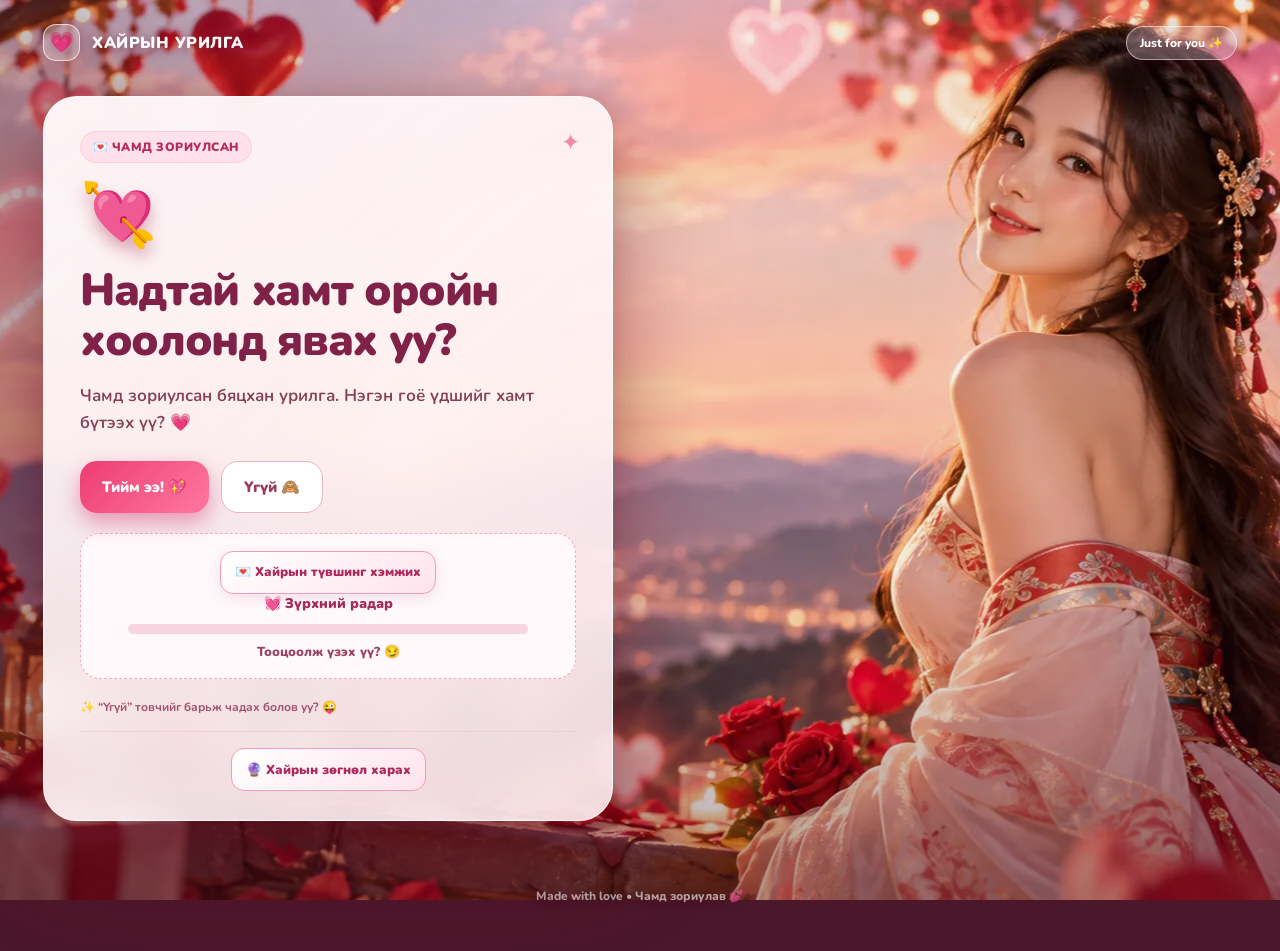
<file: index.html>
<!doctype html>
<html lang="mn"><head><meta charset="utf-8"><meta name="viewport" content="width=device-width, initial-scale=1"><meta name="theme-color" content="#e84876"><meta name="description" content="Хайр дүүрэн болзооны урилга 💖"><title>Хайрын урилга | Хайрын урилга</title><link rel="stylesheet" href="style.css"></head>
<body data-page="index" data-next="restaurant"><div class="backdrop" role="img" aria-label="Сарнай, зүрхэн чимэглэлтэй романтик дэвсгэр"></div><div class="heartfield" aria-hidden="true"></div><div class="notice" role="status"></div><div class="shell"><header class="brandrow"><a class="brand" href="index.html"><span class="brand-icon">💗</span> ХАЙРЫН УРИЛГА</a><div class="mini-tag">Just for you ✨</div></header><main class="stage"><article class="panel"><div class="eyebrow">💌 Чамд зориулсан</div><div class="hero-icon">💘</div><h1>Надтай хамт оройн хоолонд явах уу?</h1><p class="lead">Чамд зориулсан бяцхан урилга. Нэгэн гоё үдшийг хамт бүтээх үү? 💗</p><div class="buttons"><button class="primary" id="yes-btn">Тийм ээ! 💖</button><button class="secondary" id="no-btn">Үгүй 🙈</button></div><div class="smallsign">✨ “Үгүй” товчийг барьж чадах болов уу? 😜</div></article></main><footer class="footer">Made with love • Чамд зориулав 💕</footer></div>
<div class="overlay" id="no-dialog" role="dialog" aria-modal="true" aria-hidden="true" aria-label="Хайрын зурвас"><div class="dialog"><div class="big">🥺💘</div><h2>Уучлаарай, энэ сонголт хайрын улмаас ажиллахгүй байна!</h2><p>“Үгүй” гэдэг товч хайранд ялагдчихлаа. 😄 Гэхдээ эцсийн шийдвэр мэдээж чинийх шүү.</p><button class="primary" id="dialog-yes">За тэгвэл тийм ээ! 💞</button><button class="secondary" id="dialog-back">Дараа бодъё 🤍</button><button class="decline-link" id="dialog-decline">Үнэхээр хүсэхгүй байна</button></div></div><script src="app.js" defer></script></body></html>
</file>
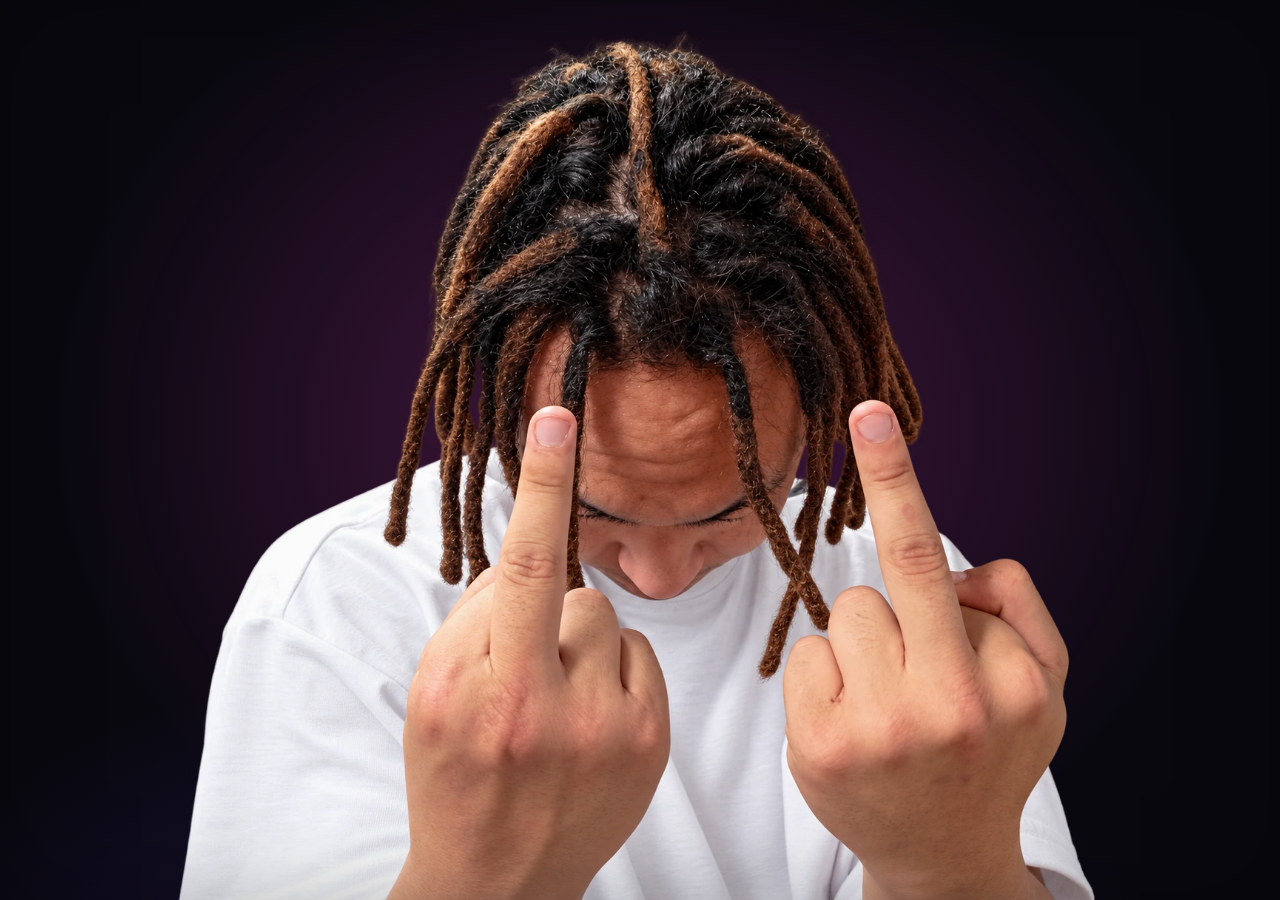
<file: surprise-site/index.html>
<!doctype html>
<html lang="mn">
<head>
<meta charset="utf-8">
<meta name="viewport" content="width=device-width, initial-scale=1, viewport-fit=cover">
<meta name="theme-color" content="#09080f">
<meta name="color-scheme" content="dark">
<meta name="description" content="Сюрприз!">
<title>СЮРПРИЗ 🖕</title>
<style>
:root {color-scheme:dark}
* {box-sizing:border-box}
html, body {margin:0; width:100%;height:100%; background:#09080f; overflow:hidden}
body {font-family:system-ui,-apple-system,Segoe UI,Arial,sans-serif; color:#fff}
main {position:relative; isolation:isolate; height:100vh; height:100svh; width:100%; display:flex; justify-content:center; align-items:flex-end; overflow:hidden; background:#09080f}
main::before {content:""; position:absolute; z-index:-2; inset:-18%; background:radial-gradient(ellipse 45% 55% at 50% 48%,rgba(135,39,118,.48),transparent 75%),radial-gradient(ellipse 48% 40% at 43% 98%,rgba(59,40,135,.42),transparent 80%); animation:glow 10s ease-in-out infinite alternate;}
main::after {content:"";position:absolute;pointer-events:none;inset:0; z-index:3;box-shadow:inset 0 0 min(9vw,100px) rgba(0,0,0,.3)}
.person {height:min(98svh,1100px);max-height:100%;width:auto;max-width:none;object-fit:contain; object-position:center bottom;display:block;user-select:none;-webkit-user-drag:none;transform-origin:bottom center;animation:arrive .8s cubic-bezier(.16,1,.3,1) both;filter:drop-shadow(0 20px 50px rgba(0,0,0,.36));}
/* On tall / narrow screens preserve both hands and the whole pose. */
@media (max-aspect-ratio: 9/10) {main {align-items:center} .person {width:100vw;max-width:100vw;height:auto;max-height:100svh;object-fit:contain}}
@media (min-aspect-ratio: 19/9) {.person{height:105svh}}
@keyframes arrive{from {opacity:0;transform:scale(.96) translateY(15px);filter:blur(9px)}to{opacity:1;transform:scale(1) translateY(0);filter:blur(0)}}
@keyframes glow{from{transform:scale(1)}to{transform:scale(1.17)}}
@media (prefers-reduced-motion:reduce){*,*::before,*::after{animation:none!important}}
</style>
</head>
<body>
<main aria-label="Сюрприз: хоёр дунд хуруу гаргасан зураг">
<img class="person" src="[data-uri]" alt="Хоёр дунд хуруугаа гаргасан хүн" draggable="false">
</main>
</body>
</html>
</file>
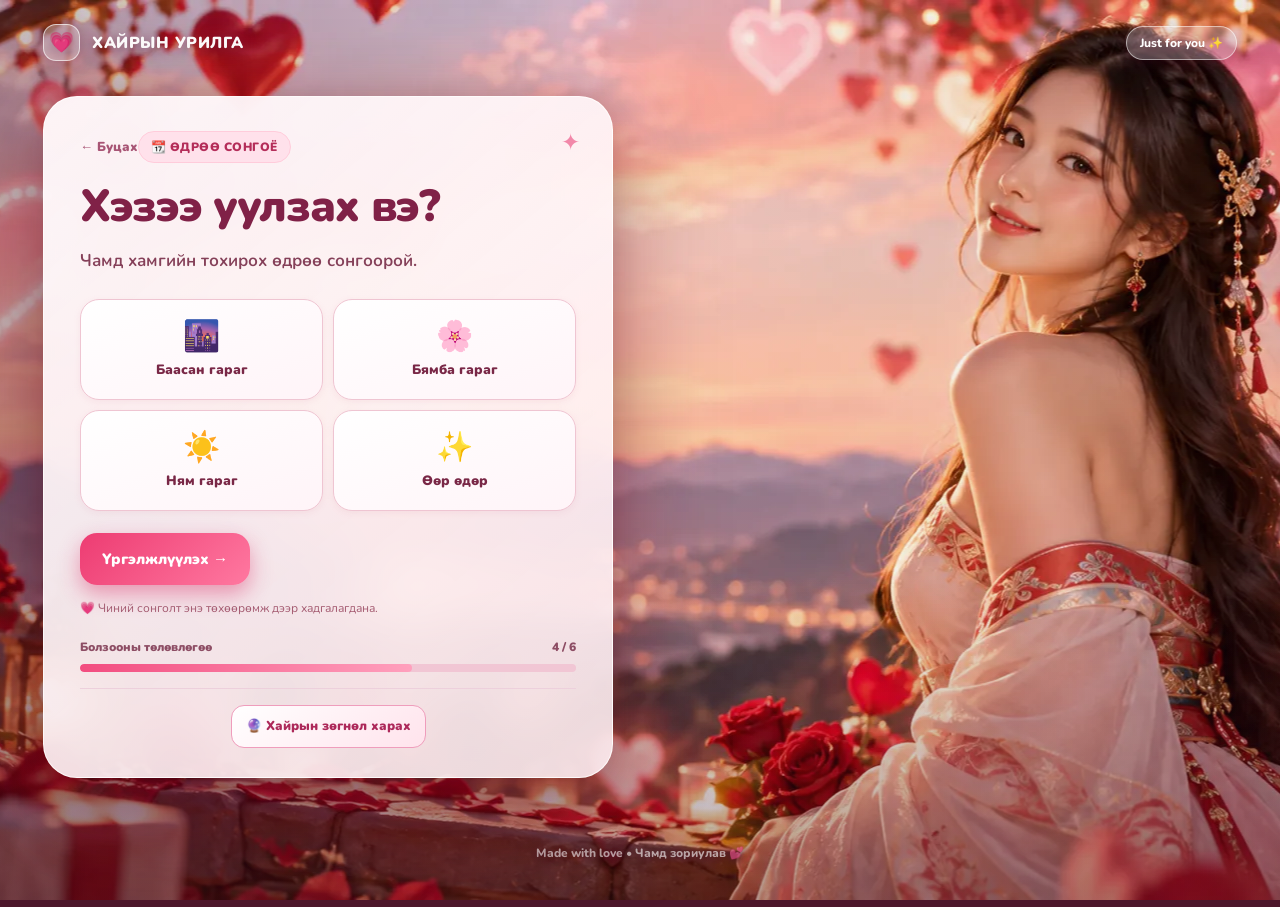
<file: day.html>
<!doctype html>
<html lang="mn"><head><meta charset="utf-8"><meta name="viewport" content="width=device-width, initial-scale=1"><meta name="theme-color" content="#e84876"><meta name="description" content="Хайр дүүрэн болзооны урилга 💖"><title>Өдрөө сонгоё | Хайрын урилга</title><link rel="stylesheet" href="style.css"></head>
<body data-page="day" data-next="time"><div class="backdrop" role="img" aria-label="Сарнай, зүрхэн чимэглэлтэй романтик дэвсгэр"></div><div class="heartfield" aria-hidden="true"></div><div class="notice" role="status"></div><div class="shell"><header class="brandrow"><a class="brand" href="index.html"><span class="brand-icon">💗</span> ХАЙРЫН УРИЛГА</a><div class="mini-tag">Just for you ✨</div></header><main class="stage"><article class="panel"><a class="back" href="dessert.html">← Буцах</a><div class="eyebrow">📆 Өдрөө сонгоё</div><h1>Хэзээ уулзах вэ?</h1><p class="lead">Чамд хамгийн тохирох өдрөө сонгоорой.</p><div class="options" id="options"><button class="option" data-choice="Баасан гараг" aria-pressed="false"><span class="emoji" aria-hidden="true">🌆</span><span>Баасан гараг</span></button><button class="option" data-choice="Бямба гараг" aria-pressed="false"><span class="emoji" aria-hidden="true">🌸</span><span>Бямба гараг</span></button><button class="option" data-choice="Ням гараг" aria-pressed="false"><span class="emoji" aria-hidden="true">☀️</span><span>Ням гараг</span></button><button class="option" data-choice="Өөр өдөр" aria-pressed="false"><span class="emoji" aria-hidden="true">✨</span><span>Өөр өдөр</span></button></div><div class="other-date"><label for="custom-day">Уулзах өдрөө сонгоорой</label><input type="date" id="custom-day"></div><div class="buttons"><button class="primary" id="continue-btn">Үргэлжлүүлэх →</button></div><div class="note">💗 Чиний сонголт энэ төхөөрөмж дээр хадгалагдана.</div><div class="progressbox"><div class="steps-caption"><span>Болзооны төлөвлөгөө</span><span>4 / 6</span></div><div class="meter"><span style="width:67%"></span></div></div></article></main><footer class="footer">Made with love • Чамд зориулав 💕</footer></div>
<div class="overlay" id="no-dialog" role="dialog" aria-modal="true" aria-hidden="true" aria-label="Хайрын зурвас"><div class="dialog"><div class="big">🥺💘</div><h2>Уучлаарай, энэ сонголт хайрын улмаас ажиллахгүй байна!</h2><p>“Үгүй” гэдэг товч хайранд ялагдчихлаа. 😄 Гэхдээ эцсийн шийдвэр мэдээж чинийх шүү.</p><button class="primary" id="dialog-yes">За тэгвэл тийм ээ! 💞</button><button class="secondary" id="dialog-back">Дараа бодъё 🤍</button></div></div><script src="app.js" defer></script></body></html>
</file>
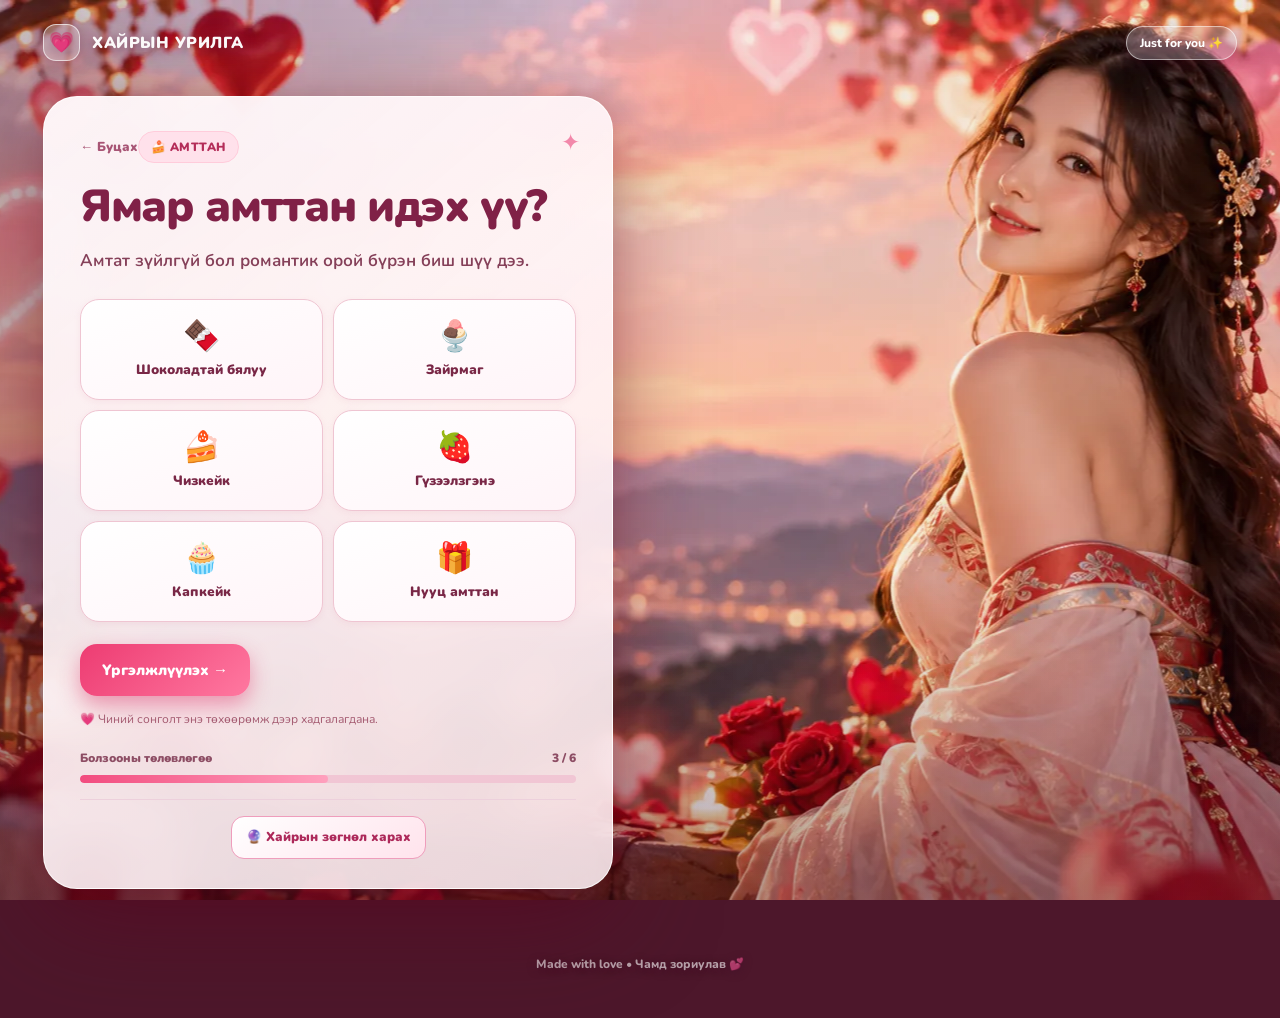
<file: dessert.html>
<!doctype html>
<html lang="mn"><head><meta charset="utf-8"><meta name="viewport" content="width=device-width, initial-scale=1"><meta name="theme-color" content="#e84876"><meta name="description" content="Хайр дүүрэн болзооны урилга 💖"><title>Амттан | Хайрын урилга</title><link rel="stylesheet" href="style.css"></head>
<body data-page="dessert" data-next="day"><div class="backdrop" role="img" aria-label="Сарнай, зүрхэн чимэглэлтэй романтик дэвсгэр"></div><div class="heartfield" aria-hidden="true"></div><div class="notice" role="status"></div><div class="shell"><header class="brandrow"><a class="brand" href="index.html"><span class="brand-icon">💗</span> ХАЙРЫН УРИЛГА</a><div class="mini-tag">Just for you ✨</div></header><main class="stage"><article class="panel"><a class="back" href="food.html">← Буцах</a><div class="eyebrow">🍰 Амттан</div><h1>Ямар амттан идэх үү?</h1><p class="lead">Амтат зүйлгүй бол романтик орой бүрэн биш шүү дээ.</p><div class="options" id="options"><button class="option" data-choice="Шоколадтай бялуу" aria-pressed="false"><span class="emoji" aria-hidden="true">🍫</span><span>Шоколадтай бялуу</span></button><button class="option" data-choice="Зайрмаг" aria-pressed="false"><span class="emoji" aria-hidden="true">🍨</span><span>Зайрмаг</span></button><button class="option" data-choice="Чизкейк" aria-pressed="false"><span class="emoji" aria-hidden="true">🍰</span><span>Чизкейк</span></button><button class="option" data-choice="Гүзээлзгэнэ" aria-pressed="false"><span class="emoji" aria-hidden="true">🍓</span><span>Гүзээлзгэнэ</span></button><button class="option" data-choice="Капкейк" aria-pressed="false"><span class="emoji" aria-hidden="true">🧁</span><span>Капкейк</span></button><button class="option" data-choice="Нууц амттан" aria-pressed="false"><span class="emoji" aria-hidden="true">🎁</span><span>Нууц амттан</span></button></div><div class="buttons"><button class="primary" id="continue-btn">Үргэлжлүүлэх →</button></div><div class="note">💗 Чиний сонголт энэ төхөөрөмж дээр хадгалагдана.</div><div class="progressbox"><div class="steps-caption"><span>Болзооны төлөвлөгөө</span><span>3 / 6</span></div><div class="meter"><span style="width:50%"></span></div></div></article></main><footer class="footer">Made with love • Чамд зориулав 💕</footer></div>
<div class="overlay" id="no-dialog" role="dialog" aria-modal="true" aria-hidden="true" aria-label="Хайрын зурвас"><div class="dialog"><div class="big">🥺💘</div><h2>Уучлаарай, энэ сонголт хайрын улмаас ажиллахгүй байна!</h2><p>“Үгүй” гэдэг товч хайранд ялагдчихлаа. 😄 Гэхдээ эцсийн шийдвэр мэдээж чинийх шүү.</p><button class="primary" id="dialog-yes">За тэгвэл тийм ээ! 💞</button><button class="secondary" id="dialog-back">Дараа бодъё 🤍</button></div></div><script src="app.js" defer></script></body></html>
</file>
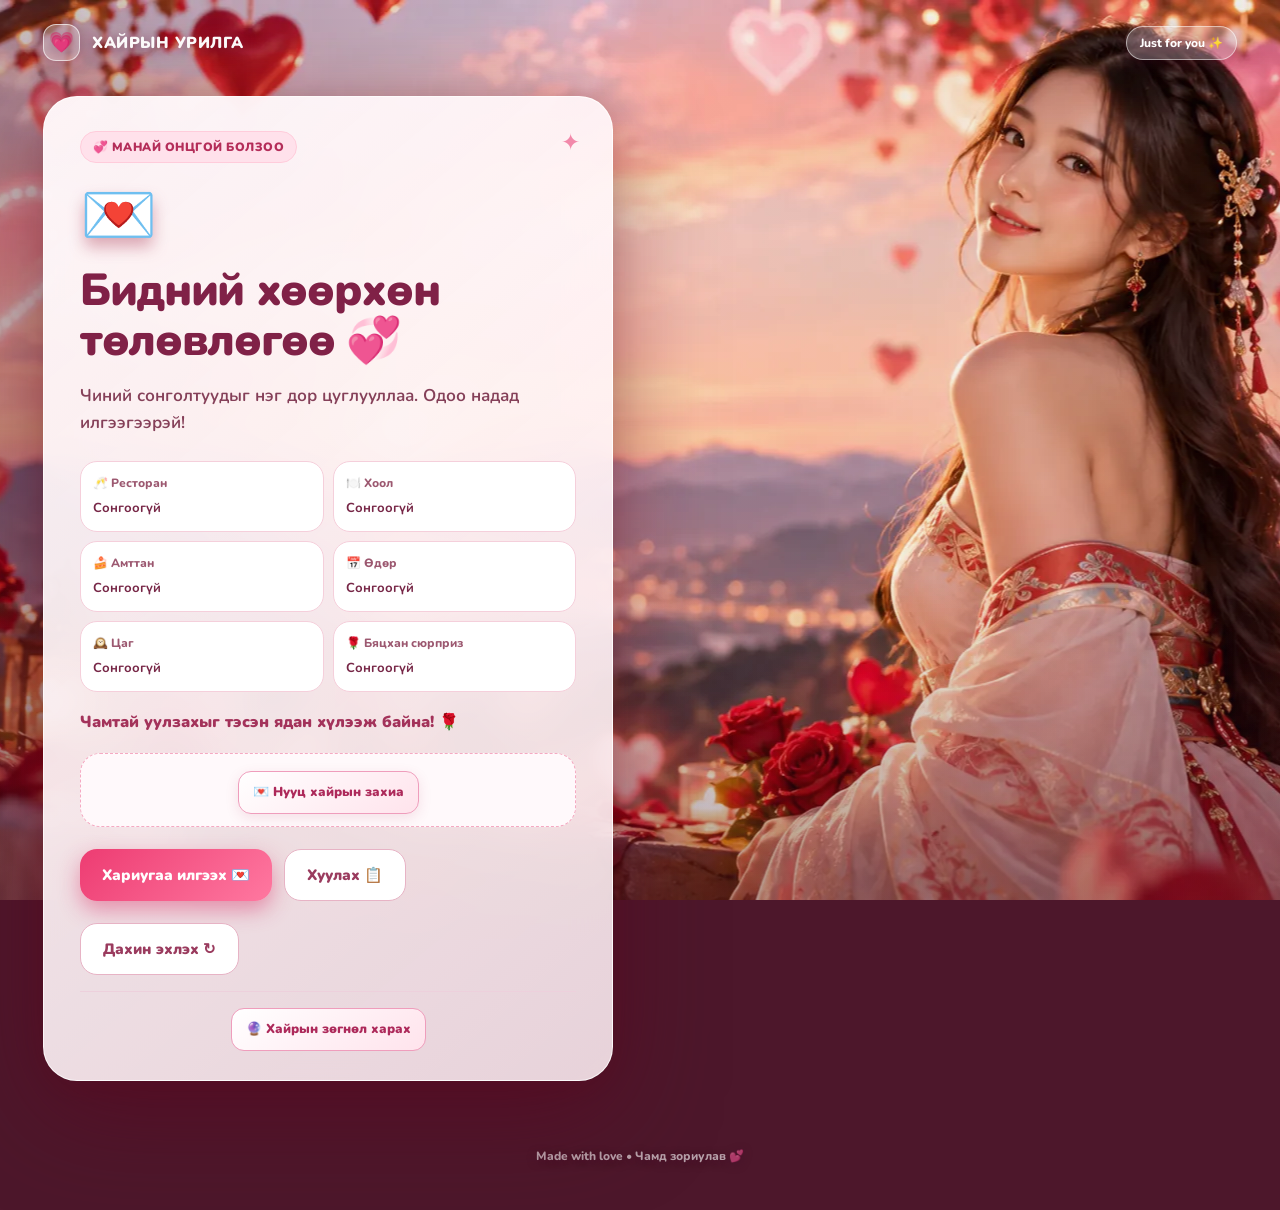
<file: finish.html>
<!doctype html>
<html lang="mn"><head><meta charset="utf-8"><meta name="viewport" content="width=device-width, initial-scale=1"><meta name="theme-color" content="#e84876"><meta name="description" content="Хайр дүүрэн болзооны урилга 💖"><title>Бидний болзоо | Хайрын урилга</title><link rel="stylesheet" href="style.css"></head>
<body data-page="finish" data-next=""><div class="backdrop" role="img" aria-label="Сарнай, зүрхэн чимэглэлтэй романтик дэвсгэр"></div><div class="heartfield" aria-hidden="true"></div><div class="notice" role="status"></div><div class="shell"><header class="brandrow"><a class="brand" href="index.html"><span class="brand-icon">💗</span> ХАЙРЫН УРИЛГА</a><div class="mini-tag">Just for you ✨</div></header><main class="stage"><article class="panel"><div class="eyebrow">💞 Манай онцгой болзоо</div><div class="hero-icon">💌</div><h1>Бидний хөөрхөн төлөвлөгөө 💞</h1><p class="lead">Чиний сонголтуудыг нэг дор цуглууллаа. Одоо надад илгээгээрэй!</p><div class="summaries" id="summary-list"></div><div class="closing">Чамтай уулзахыг тэсэн ядан хүлээж байна! 🌹</div><div class="buttons"><button class="primary" id="share-btn">Хариугаа илгээх 💌</button><button class="secondary" id="copy-btn">Хуулах 📋</button></div><div class="buttons"><button class="secondary" id="restart-btn">Дахин эхлэх ↻</button></div></article></main><footer class="footer">Made with love • Чамд зориулав 💕</footer></div>
<div class="overlay" id="no-dialog" role="dialog" aria-modal="true" aria-hidden="true" aria-label="Хайрын зурвас"><div class="dialog"><div class="big">🥺💘</div><h2>Уучлаарай, энэ сонголт хайрын улмаас ажиллахгүй байна!</h2><p>“Үгүй” гэдэг товч хайранд ялагдчихлаа. 😄 Гэхдээ эцсийн шийдвэр мэдээж чинийх шүү.</p><button class="primary" id="dialog-yes">За тэгвэл тийм ээ! 💞</button><button class="secondary" id="dialog-back">Дараа бодъё 🤍</button></div></div><script src="app.js" defer></script></body></html>
</file>
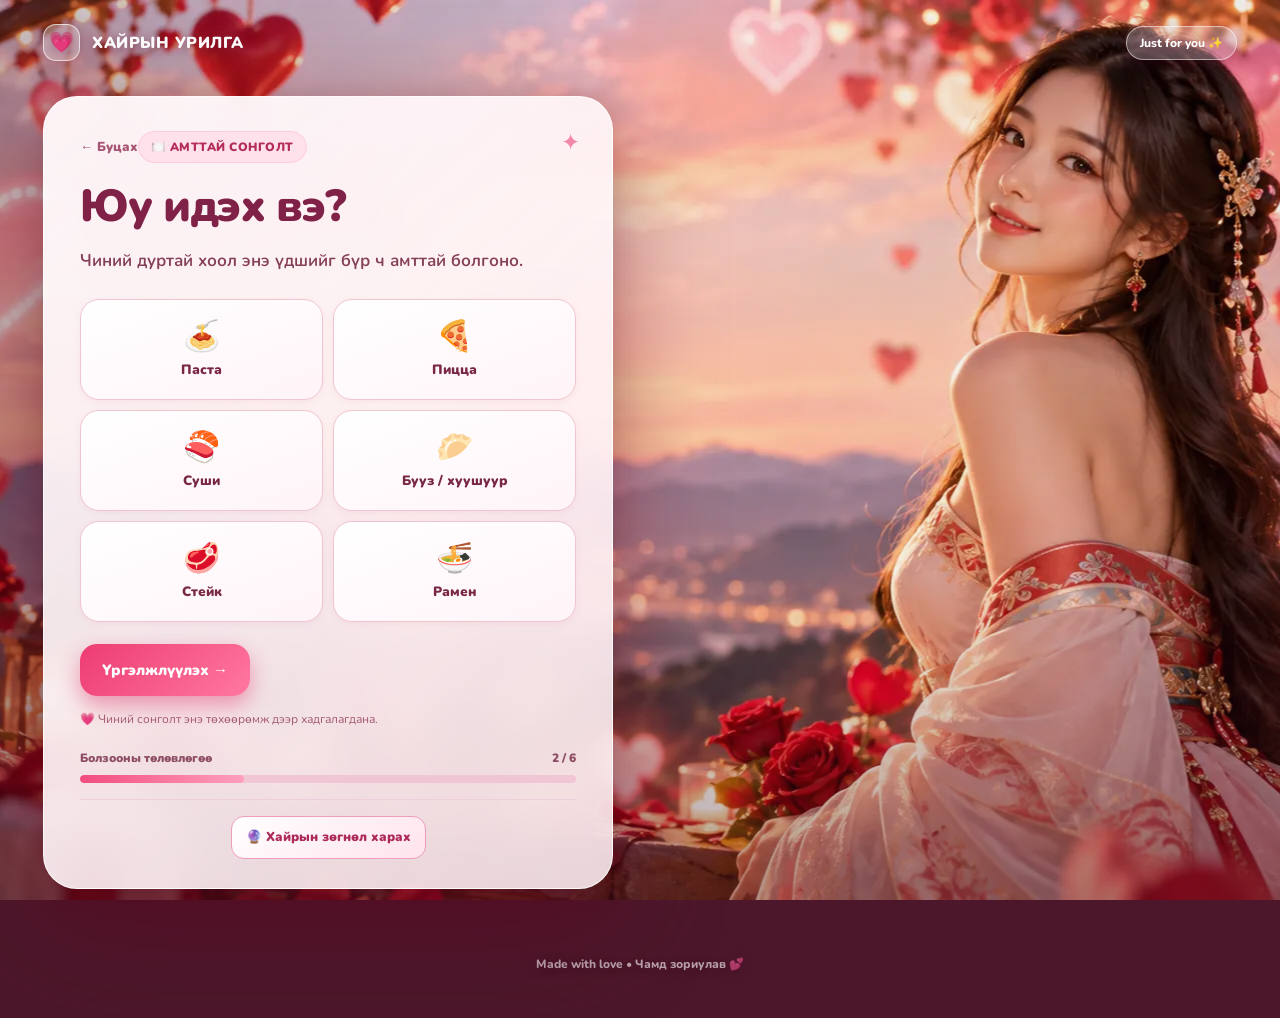
<file: food.html>
<!doctype html>
<html lang="mn"><head><meta charset="utf-8"><meta name="viewport" content="width=device-width, initial-scale=1"><meta name="theme-color" content="#e84876"><meta name="description" content="Хайр дүүрэн болзооны урилга 💖"><title>Амттай сонголт | Хайрын урилга</title><link rel="stylesheet" href="style.css"></head>
<body data-page="food" data-next="dessert"><div class="backdrop" role="img" aria-label="Сарнай, зүрхэн чимэглэлтэй романтик дэвсгэр"></div><div class="heartfield" aria-hidden="true"></div><div class="notice" role="status"></div><div class="shell"><header class="brandrow"><a class="brand" href="index.html"><span class="brand-icon">💗</span> ХАЙРЫН УРИЛГА</a><div class="mini-tag">Just for you ✨</div></header><main class="stage"><article class="panel"><a class="back" href="restaurant.html">← Буцах</a><div class="eyebrow">🍽️ Амттай сонголт</div><h1>Юу идэх вэ?</h1><p class="lead">Чиний дуртай хоол энэ үдшийг бүр ч амттай болгоно.</p><div class="options" id="options"><button class="option" data-choice="Паста" aria-pressed="false"><span class="emoji" aria-hidden="true">🍝</span><span>Паста</span></button><button class="option" data-choice="Пицца" aria-pressed="false"><span class="emoji" aria-hidden="true">🍕</span><span>Пицца</span></button><button class="option" data-choice="Суши" aria-pressed="false"><span class="emoji" aria-hidden="true">🍣</span><span>Суши</span></button><button class="option" data-choice="Бууз / хуушуур" aria-pressed="false"><span class="emoji" aria-hidden="true">🥟</span><span>Бууз / хуушуур</span></button><button class="option" data-choice="Стейк" aria-pressed="false"><span class="emoji" aria-hidden="true">🥩</span><span>Стейк</span></button><button class="option" data-choice="Рамен" aria-pressed="false"><span class="emoji" aria-hidden="true">🍜</span><span>Рамен</span></button></div><div class="buttons"><button class="primary" id="continue-btn">Үргэлжлүүлэх →</button></div><div class="note">💗 Чиний сонголт энэ төхөөрөмж дээр хадгалагдана.</div><div class="progressbox"><div class="steps-caption"><span>Болзооны төлөвлөгөө</span><span>2 / 6</span></div><div class="meter"><span style="width:33%"></span></div></div></article></main><footer class="footer">Made with love • Чамд зориулав 💕</footer></div>
<div class="overlay" id="no-dialog" role="dialog" aria-modal="true" aria-hidden="true" aria-label="Хайрын зурвас"><div class="dialog"><div class="big">🥺💘</div><h2>Уучлаарай, энэ сонголт хайрын улмаас ажиллахгүй байна!</h2><p>“Үгүй” гэдэг товч хайранд ялагдчихлаа. 😄 Гэхдээ эцсийн шийдвэр мэдээж чинийх шүү.</p><button class="primary" id="dialog-yes">За тэгвэл тийм ээ! 💞</button><button class="secondary" id="dialog-back">Дараа бодъё 🤍</button></div></div><script src="app.js" defer></script></body></html>
</file>
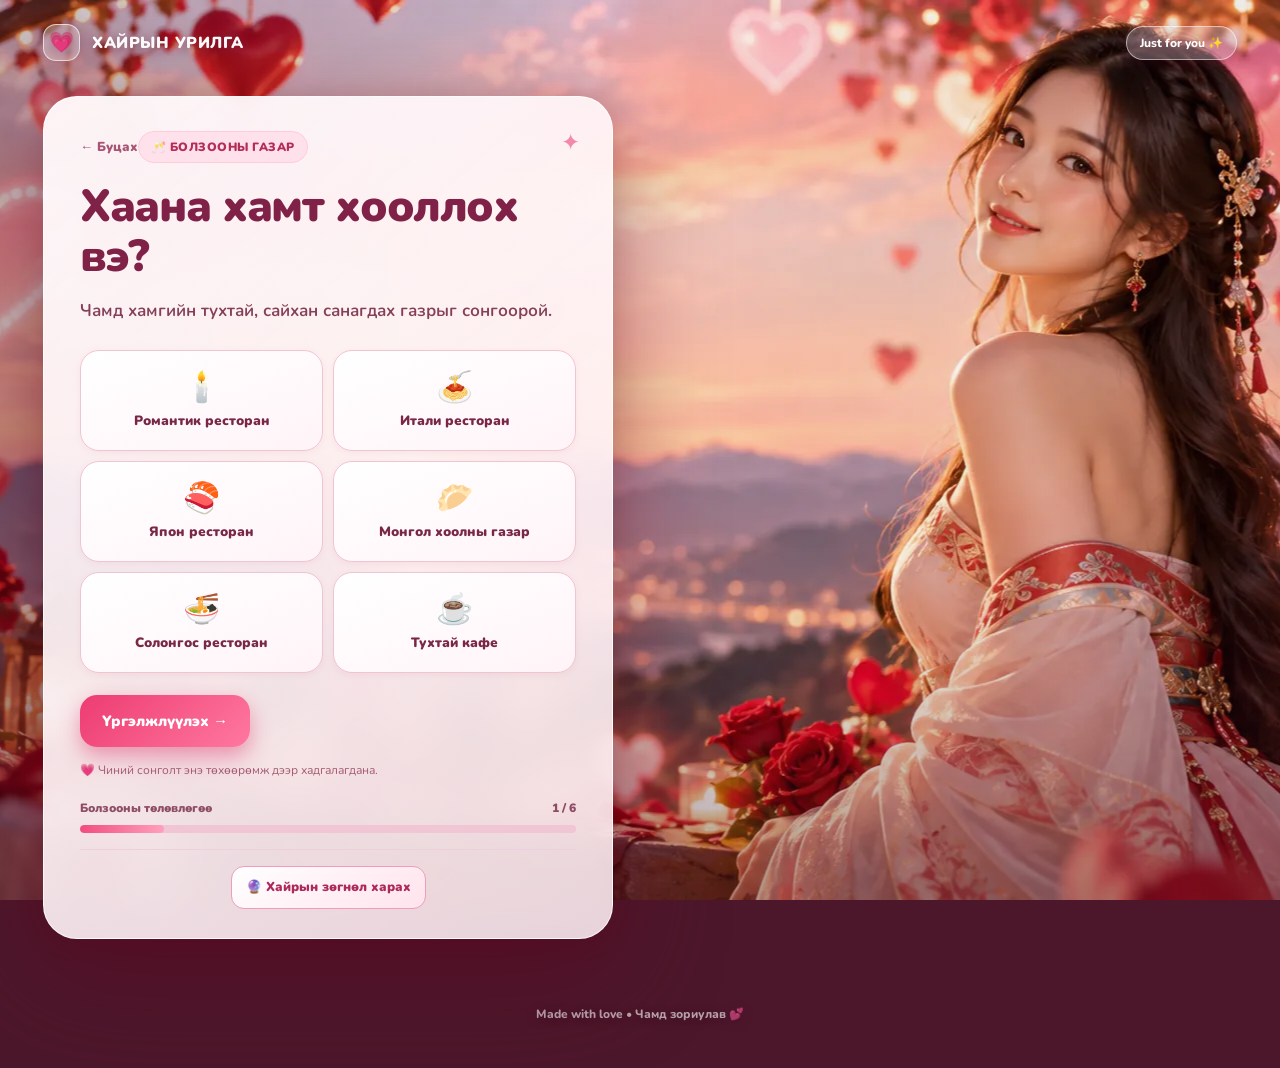
<file: restaurant.html>
<!doctype html>
<html lang="mn"><head><meta charset="utf-8"><meta name="viewport" content="width=device-width, initial-scale=1"><meta name="theme-color" content="#e84876"><meta name="description" content="Хайр дүүрэн болзооны урилга 💖"><title>Болзооны газар | Хайрын урилга</title><link rel="stylesheet" href="style.css"></head>
<body data-page="restaurant" data-next="food"><div class="backdrop" role="img" aria-label="Сарнай, зүрхэн чимэглэлтэй романтик дэвсгэр"></div><div class="heartfield" aria-hidden="true"></div><div class="notice" role="status"></div><div class="shell"><header class="brandrow"><a class="brand" href="index.html"><span class="brand-icon">💗</span> ХАЙРЫН УРИЛГА</a><div class="mini-tag">Just for you ✨</div></header><main class="stage"><article class="panel"><a class="back" href="index.html">← Буцах</a><div class="eyebrow">🥂 Болзооны газар</div><h1>Хаана хамт хооллох вэ?</h1><p class="lead">Чамд хамгийн тухтай, сайхан санагдах газрыг сонгоорой.</p><div class="options" id="options"><button class="option" data-choice="Романтик ресторан" aria-pressed="false"><span class="emoji" aria-hidden="true">🕯️</span><span>Романтик ресторан</span></button><button class="option" data-choice="Итали ресторан" aria-pressed="false"><span class="emoji" aria-hidden="true">🍝</span><span>Итали ресторан</span></button><button class="option" data-choice="Япон ресторан" aria-pressed="false"><span class="emoji" aria-hidden="true">🍣</span><span>Япон ресторан</span></button><button class="option" data-choice="Монгол хоолны газар" aria-pressed="false"><span class="emoji" aria-hidden="true">🥟</span><span>Монгол хоолны газар</span></button><button class="option" data-choice="Солонгос ресторан" aria-pressed="false"><span class="emoji" aria-hidden="true">🍜</span><span>Солонгос ресторан</span></button><button class="option" data-choice="Тухтай кафе" aria-pressed="false"><span class="emoji" aria-hidden="true">☕</span><span>Тухтай кафе</span></button></div><div class="buttons"><button class="primary" id="continue-btn">Үргэлжлүүлэх →</button></div><div class="note">💗 Чиний сонголт энэ төхөөрөмж дээр хадгалагдана.</div><div class="progressbox"><div class="steps-caption"><span>Болзооны төлөвлөгөө</span><span>1 / 6</span></div><div class="meter"><span style="width:17%"></span></div></div></article></main><footer class="footer">Made with love • Чамд зориулав 💕</footer></div>
<div class="overlay" id="no-dialog" role="dialog" aria-modal="true" aria-hidden="true" aria-label="Хайрын зурвас"><div class="dialog"><div class="big">🥺💘</div><h2>Уучлаарай, энэ сонголт хайрын улмаас ажиллахгүй байна!</h2><p>“Үгүй” гэдэг товч хайранд ялагдчихлаа. 😄 Гэхдээ эцсийн шийдвэр мэдээж чинийх шүү.</p><button class="primary" id="dialog-yes">За тэгвэл тийм ээ! 💞</button><button class="secondary" id="dialog-back">Дараа бодъё 🤍</button></div></div><script src="app.js" defer></script></body></html>
</file>
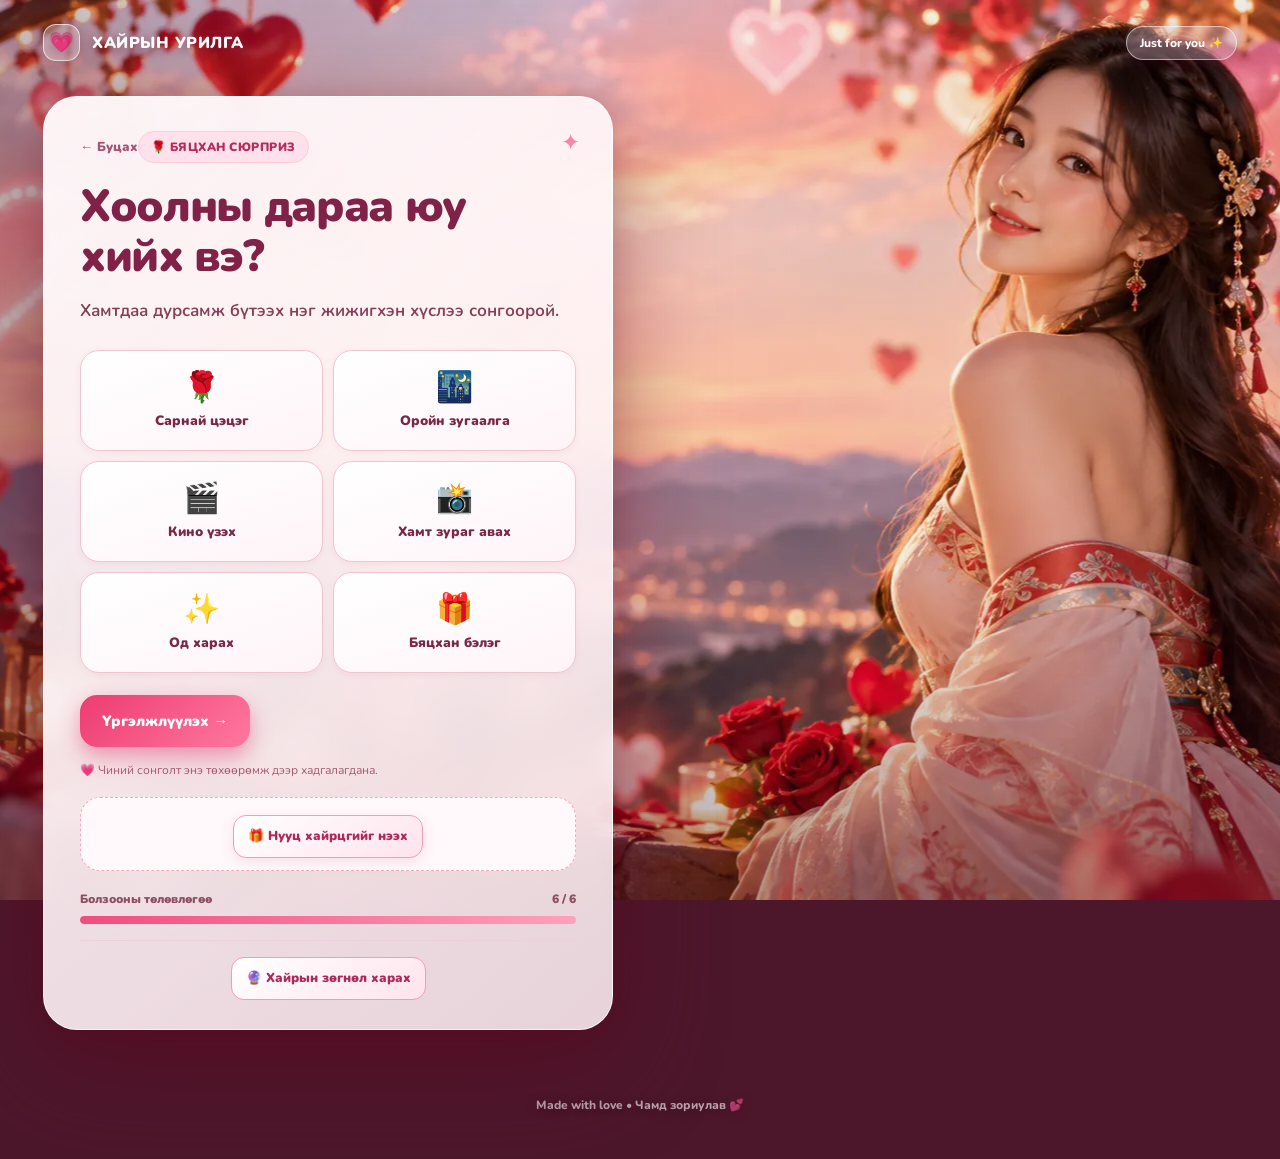
<file: surprise.html>
<!doctype html>
<html lang="mn"><head><meta charset="utf-8"><meta name="viewport" content="width=device-width, initial-scale=1"><meta name="theme-color" content="#e84876"><meta name="description" content="Хайр дүүрэн болзооны урилга 💖"><title>Бяцхан сюрприз | Хайрын урилга</title><link rel="stylesheet" href="style.css"></head>
<body data-page="surprise" data-next="finish"><div class="backdrop" role="img" aria-label="Сарнай, зүрхэн чимэглэлтэй романтик дэвсгэр"></div><div class="heartfield" aria-hidden="true"></div><div class="notice" role="status"></div><div class="shell"><header class="brandrow"><a class="brand" href="index.html"><span class="brand-icon">💗</span> ХАЙРЫН УРИЛГА</a><div class="mini-tag">Just for you ✨</div></header><main class="stage"><article class="panel"><a class="back" href="time.html">← Буцах</a><div class="eyebrow">🌹 Бяцхан сюрприз</div><h1>Хоолны дараа юу хийх вэ?</h1><p class="lead">Хамтдаа дурсамж бүтээх нэг жижигхэн хүслээ сонгоорой.</p><div class="options" id="options"><button class="option" data-choice="Сарнай цэцэг" aria-pressed="false"><span class="emoji" aria-hidden="true">🌹</span><span>Сарнай цэцэг</span></button><button class="option" data-choice="Оройн зугаалга" aria-pressed="false"><span class="emoji" aria-hidden="true">🌃</span><span>Оройн зугаалга</span></button><button class="option" data-choice="Кино үзэх" aria-pressed="false"><span class="emoji" aria-hidden="true">🎬</span><span>Кино үзэх</span></button><button class="option" data-choice="Хамт зураг авах" aria-pressed="false"><span class="emoji" aria-hidden="true">📸</span><span>Хамт зураг авах</span></button><button class="option" data-choice="Од харах" aria-pressed="false"><span class="emoji" aria-hidden="true">✨</span><span>Од харах</span></button><button class="option" data-choice="Бяцхан бэлэг" aria-pressed="false"><span class="emoji" aria-hidden="true">🎁</span><span>Бяцхан бэлэг</span></button></div><div class="buttons"><button class="primary" id="continue-btn">Үргэлжлүүлэх →</button></div><div class="note">💗 Чиний сонголт энэ төхөөрөмж дээр хадгалагдана.</div><div class="progressbox"><div class="steps-caption"><span>Болзооны төлөвлөгөө</span><span>6 / 6</span></div><div class="meter"><span style="width:100%"></span></div></div></article></main><footer class="footer">Made with love • Чамд зориулав 💕</footer></div>
<div class="overlay" id="no-dialog" role="dialog" aria-modal="true" aria-hidden="true" aria-label="Хайрын зурвас"><div class="dialog"><div class="big">🥺💘</div><h2>Уучлаарай, энэ сонголт хайрын улмаас ажиллахгүй байна!</h2><p>“Үгүй” гэдэг товч хайранд ялагдчихлаа. 😄 Гэхдээ эцсийн шийдвэр мэдээж чинийх шүү.</p><button class="primary" id="dialog-yes">За тэгвэл тийм ээ! 💞</button><button class="secondary" id="dialog-back">Дараа бодъё 🤍</button></div></div><script src="app.js" defer></script></body></html>
</file>
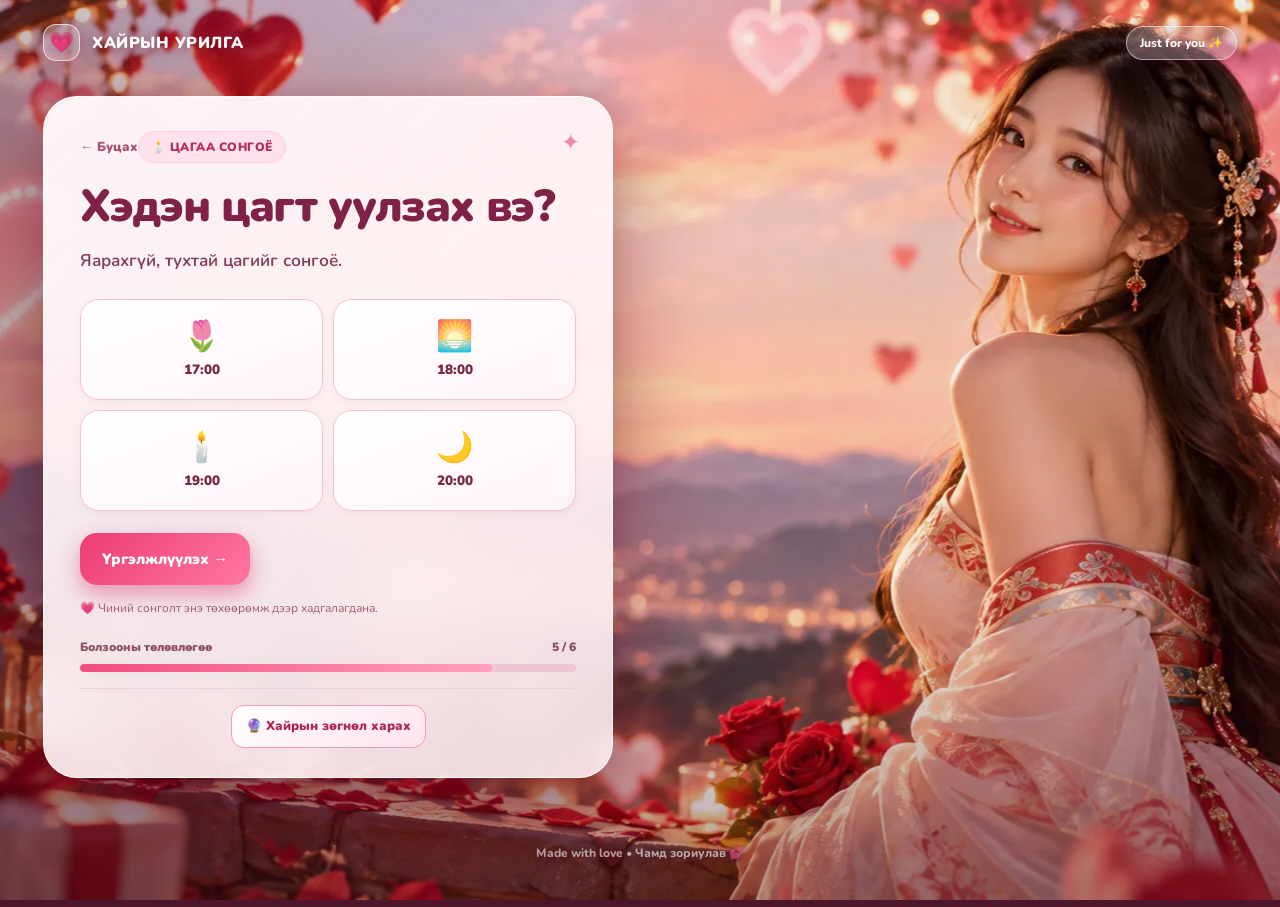
<file: time.html>
<!doctype html>
<html lang="mn"><head><meta charset="utf-8"><meta name="viewport" content="width=device-width, initial-scale=1"><meta name="theme-color" content="#e84876"><meta name="description" content="Хайр дүүрэн болзооны урилга 💖"><title>Цагаа сонгоё | Хайрын урилга</title><link rel="stylesheet" href="style.css"></head>
<body data-page="time" data-next="surprise"><div class="backdrop" role="img" aria-label="Сарнай, зүрхэн чимэглэлтэй романтик дэвсгэр"></div><div class="heartfield" aria-hidden="true"></div><div class="notice" role="status"></div><div class="shell"><header class="brandrow"><a class="brand" href="index.html"><span class="brand-icon">💗</span> ХАЙРЫН УРИЛГА</a><div class="mini-tag">Just for you ✨</div></header><main class="stage"><article class="panel"><a class="back" href="day.html">← Буцах</a><div class="eyebrow">🕯️ Цагаа сонгоё</div><h1>Хэдэн цагт уулзах вэ?</h1><p class="lead">Яарахгүй, тухтай цагийг сонгоё.</p><div class="options" id="options"><button class="option" data-choice="17:00" aria-pressed="false"><span class="emoji" aria-hidden="true">🌷</span><span>17:00</span></button><button class="option" data-choice="18:00" aria-pressed="false"><span class="emoji" aria-hidden="true">🌅</span><span>18:00</span></button><button class="option" data-choice="19:00" aria-pressed="false"><span class="emoji" aria-hidden="true">🕯️</span><span>19:00</span></button><button class="option" data-choice="20:00" aria-pressed="false"><span class="emoji" aria-hidden="true">🌙</span><span>20:00</span></button></div><div class="buttons"><button class="primary" id="continue-btn">Үргэлжлүүлэх →</button></div><div class="note">💗 Чиний сонголт энэ төхөөрөмж дээр хадгалагдана.</div><div class="progressbox"><div class="steps-caption"><span>Болзооны төлөвлөгөө</span><span>5 / 6</span></div><div class="meter"><span style="width:83%"></span></div></div></article></main><footer class="footer">Made with love • Чамд зориулав 💕</footer></div>
<div class="overlay" id="no-dialog" role="dialog" aria-modal="true" aria-hidden="true" aria-label="Хайрын зурвас"><div class="dialog"><div class="big">🥺💘</div><h2>Уучлаарай, энэ сонголт хайрын улмаас ажиллахгүй байна!</h2><p>“Үгүй” гэдэг товч хайранд ялагдчихлаа. 😄 Гэхдээ эцсийн шийдвэр мэдээж чинийх шүү.</p><button class="primary" id="dialog-yes">За тэгвэл тийм ээ! 💞</button><button class="secondary" id="dialog-back">Дараа бодъё 🤍</button></div></div><script src="app.js" defer></script></body></html>
</file>
<file: style.css>
@import url('https://fonts.googleapis.com/css2?family=Nunito:wght@400;500;600;700;800;900&display=swap');
:root{--rose:#f4477c;--hot:#fa4b89;--paper:#fff4f7;--ink:#521528;--muted:#7d3e54;--line:rgba(255,255,255,.64)}
*{box-sizing:border-box}html{min-height:100%;scroll-behavior:smooth}body{font-family:Nunito,Segoe UI,Arial,sans-serif;margin:0;color:var(--ink);background:#4d172b;min-height:100svh;overflow-x:hidden}
.backdrop{position:fixed;inset:0;z-index:-3;background-image:linear-gradient(90deg,rgba(48,6,25,.28) 0%,rgba(59,9,29,.02) 48%,rgba(48,6,25,.08) 100%),url('romance.webp');background-size:cover;background-position:center 42%}
.backdrop:after{content:'';position:absolute;inset:0;background:linear-gradient(0deg,rgba(48,10,26,.35),transparent 36%)}
.heartfield{position:fixed;inset:0;pointer-events:none;overflow:hidden;z-index:-1}.floating{position:absolute;bottom:-15vh;filter:drop-shadow(0 6px 10px #b3295a55);opacity:.65;animation:floatUp linear forwards}@keyframes floatUp{from{transform:translateY(0) rotate(-14deg);opacity:0}15%{opacity:.66}to{transform:translateY(-130vh) rotate(20deg);opacity:0}}
.shell{width:min(1250px,100%);margin:auto;padding:24px 28px 36px;min-height:100svh;display:flex;flex-direction:column}
.brandrow{display:flex;justify-content:space-between;align-items:center;gap:16px;color:#fff;filter:drop-shadow(0 3px 7px #620c35bb)}.brand{display:flex;align-items:center;gap:12px;text-decoration:none;color:inherit;font-weight:900;letter-spacing:.5px;font-size:16px}.brand-icon{width:37px;height:37px;display:grid;place-items:center;background:#ffffff55;border:1px solid #ffffffaa;border-radius:13px;font-size:20px;backdrop-filter:blur(12px)}.mini-tag{font-size:12px;font-weight:800;background:#ffffff42;border:1px solid #ffffff80;border-radius:999px;padding:8px 13px;backdrop-filter:blur(9px)}
.stage{flex:1;display:flex;align-items:center;justify-content:flex-start;padding:35px 0 58px}
.panel{width:min(570px,100%);border:1.5px solid #ffffffc9;background:linear-gradient(140deg,rgba(255,249,251,.96),rgba(255,239,244,.87));backdrop-filter:blur(22px);border-radius:34px;padding:34px 36px 29px;box-shadow:0 28px 100px #5d001d80,0 6px 30px #5d001d25;position:relative;isolation:isolate;animation:cardIn .4s ease-out both}
@keyframes cardIn{from{opacity:0;transform:translateY(14px) scale(.99)}to{opacity:1;transform:translateY(0) scale(1)}}
.panel::before{content:'✦';font-size:23px;color:#ee6592;position:absolute;right:32px;top:30px;opacity:.75}.eyebrow{display:inline-flex;gap:7px;align-items:center;color:#b42d59;background:#ffe1eb;border:1px solid #ffccdb;border-radius:999px;padding:7px 12px;font-size:12px;letter-spacing:.04em;font-weight:900;text-transform:uppercase}.hero-icon{font-size:62px;line-height:1.1;margin:19px 0 6px;filter:drop-shadow(0 9px 8px #a9365266)}h1{font-size:clamp(32px,3.5vw,48px);line-height:1.12;margin:16px 0 15px;font-weight:900;letter-spacing:-.03em;color:#802147}p.lead{font-size:17px;font-weight:650;line-height:1.6;color:#854059;margin:0 0 25px}.buttons{display:flex;align-items:stretch;gap:12px;flex-wrap:wrap;margin-top:22px}button,.button{font:inherit;border:0;cursor:pointer;text-decoration:none;display:inline-flex;justify-content:center;align-items:center;gap:8px;border-radius:17px;padding:14px 22px;font-size:15px;font-weight:900;min-height:52px;transition:.2s transform,.2s box-shadow,.2s background}button:hover,.button:hover{transform:translateY(-2px)}button:active,.button:active{transform:translateY(0)}.primary{background:linear-gradient(135deg,#ed3c72,#ff78a0);color:white;box-shadow:0 9px 21px #d9296370}.secondary{background:#fff;border:1px solid #e7b3c5;color:#9a3b5e}.smallsign{font-size:12px;color:#a35170;margin-top:20px;font-weight:700}
.progressbox{margin-top:20px}.steps-caption{display:flex;justify-content:space-between;align-items:center;color:#8d4d64;font-size:12px;font-weight:900;margin-bottom:9px}.meter{height:8px;border-radius:99px;background:#f1c6d4;overflow:hidden}.meter span{display:block;height:100%;border-radius:99px;background:linear-gradient(90deg,#f24c7f,#ffa0bd);transition:width .2s}
.options{display:grid;grid-template-columns:1fr 1fr;gap:10px;margin:13px 0 4px}.option{min-width:0;min-height:101px;border:1.5px solid #efc5d2;background:linear-gradient(160deg,#fff,#fff4f8);color:#792746;border-radius:19px;display:flex;flex-direction:column;gap:7px;justify-content:center;align-items:center;text-align:center;padding:11px 8px;font-size:13.5px;box-shadow:0 2px 7px #ce73951c}.option .emoji{font-size:30px;line-height:1.1}.option.selected{border-color:#ef3771;box-shadow:0 0 0 3px #fa82a444,0 7px 18px #da3b7533;background:#ffe4ee}.note{color:#a45b71;font-size:12px;line-height:1.6;margin:14px 0 4px}.back{font-weight:900;color:#a85575;text-decoration:none;font-size:13px;display:inline-flex;align-items:center;margin:6px 0 10px}.back:hover{text-decoration:underline}
.notice{position:fixed;z-index:99;left:50%;bottom:22px;transform:translate(-50%,120px);opacity:0;max-width:min(440px,92vw);background:#742747;color:#fff;border:1px solid #fcbdd3;border-radius:19px;padding:16px 22px;font-weight:900;box-shadow:0 18px 32px #33041670;text-align:center;transition:.25s}.notice.show{transform:translate(-50%,0);opacity:1}.overlay{position:fixed;inset:0;z-index:11;display:none;align-items:center;justify-content:center;background:#350b1aba;backdrop-filter:blur(6px);padding:22px}.overlay.open{display:flex}.dialog{width:min(440px,100%);padding:34px 27px 26px;border-radius:27px;text-align:center;background:#fff4f8;border:2px solid white;box-shadow:0 30px 80px #23091399;animation:cardIn .28s ease}.dialog .big{font-size:70px}.dialog h2{font-size:25px;line-height:1.27;color:#a12555;margin:12px 0}.dialog p{line-height:1.6;color:#813e55;font-weight:700}.dialog button{margin-top:13px;width:100%}
.summaries{display:grid;grid-template-columns:1fr 1fr;gap:9px;margin-top:14px}.summary{background:#fff;border:1px solid #f5cfdb;border-radius:17px;padding:13px 12px}.summary small{font-size:12px;color:#9c5870;font-weight:800;display:block;margin-bottom:5px}.summary strong{font-size:13px;line-height:1.3;color:#772747}.closing{font-size:16px;color:#a3325a;font-weight:900;line-height:1.5;margin:18px 0}
.other-date{display:none;margin-top:15px}.other-date.visible{display:block}.other-date label{display:block;font-weight:850;color:#8d3455;margin-bottom:7px}.other-date input{width:100%;padding:13px;border:1px solid #e3a8be;border-radius:12px;font:inherit;color:#71213d;background:white}
.footer{color:#fff9;font-size:12px;font-weight:800;line-height:1.45;text-align:center;padding:9px 0;text-shadow:0 2px 8px #45122a}
@media(max-width:850px){.shell{padding:15px 17px 24px}.stage{align-items:flex-end;justify-content:center;padding:180px 0 25px}.backdrop{background-position:65% top}.backdrop:after{background:linear-gradient(0deg,#36101bc4 0%,transparent 75%)}.panel{max-width:620px;padding:24px 19px;border-radius:25px}.hero-icon{font-size:44px;margin-top:12px}h1{font-size:clamp(29px,6vw,42px)}p.lead{font-size:15px;margin-bottom:16px}.mini-tag{font-size:10px}.options{gap:8px}.option{min-height:84px;font-size:12.4px}.option .emoji{font-size:25px}.buttons>*{flex:1 1 45%;padding:12px 13px}}@media(max-width:390px){.brand{font-size:13px}.brand-icon{width:31px;height:31px}.panel{padding:20px 16px}.stage{padding-top:150px}.option{min-height:80px}.summaries{grid-template-columns:1fr}}
@media(prefers-reduced-motion:reduce){*,*:before,*:after{animation:none!important;transition:none!important;scroll-behavior:auto!important}}
/* Playful interactions — shared across all eight real pages */
button:focus-visible,a:focus-visible,input:focus-visible{outline:3px solid #b92c62;outline-offset:3px}
#no-btn.dodging{position:fixed!important;z-index:30;margin:0;max-width:calc(100vw - 32px);will-change:left,top;transition:left .21s ease-out,top .21s ease-out,transform .19s ease-out;box-shadow:0 12px 28px #d7296280}
.love-radar,.gift-station,.final-secret{padding:17px 16px 12px;border-radius:20px;background:#fff9fb;border:1px dashed #f5a9c2;margin:19px 0 9px;text-align:center}
.love-radar{margin-top:20px}
.radar-title{font-weight:900;color:#a12d5a;font-size:14px;margin-bottom:9px}
.radar-btn,.gift-button,.fortune-btn{min-height:43px;border:1px solid #ef9dbc;background:linear-gradient(145deg,#fff,#ffe3ec);color:#ad295a;font-size:13px;padding:10px 14px;border-radius:13px;box-shadow:0 4px 13px #af2c5920}
.radar-track{height:10px;border-radius:99px;margin:11px auto 9px;background:#f8d3e0;overflow:hidden;max-width:400px}
.radar-track span{display:block;height:100%;width:0;background:linear-gradient(90deg,#ff87a9,#ed2f79);border-radius:99px;transition:width 1.5s cubic-bezier(.25,.9,.25,1)}
.radar-result{font-weight:850;color:#9c3f60;font-size:13px;line-height:1.5;margin:4px 0}
.mini-magic{margin-top:16px;border-top:1px solid #edd0dc;padding-top:16px;text-align:center}
.fortune-btn{box-shadow:none}
.fortune-result{display:none;margin:13px 0 2px;font-size:13px;line-height:1.55;font-weight:850;color:#a42d5c;background:#fff;padding:10px;border-radius:12px;border:1px solid #ffd2e2;animation:cardIn .25s both}
.mini-magic.revealed .fortune-result{display:block}
.gift-station{margin:17px 0 5px}.gift-message,.secret-note{display:none;color:#a22e5b;font-weight:900;line-height:1.7;font-size:14px;margin:10px 0 0}
.gift-station.opened .gift-message,.final-secret.opened .secret-note{display:block;animation:cardIn .35s both}
.final-secret{margin-bottom:17px}
.burst-heart{position:fixed;z-index:55;pointer-events:none;font-size:22px;line-height:1;transform:translate(-50%,-50%);animation:heartBurst 1.05s ease-out forwards;filter:drop-shadow(0 4px 5px #a83b6766)}
@keyframes heartBurst{0%{opacity:1;transform:translate(-50%,-50%) scale(.55) rotate(-12deg)}100%{opacity:0;transform:translate(calc(-50% + var(--dx)),calc(-50% + var(--dy))) scale(1.12) rotate(22deg)}}
.page-transition{position:fixed;inset:0;z-index:90;background:radial-gradient(circle,#fff0f6 0%,#ff78a7 95%);display:grid;place-items:center;font-size:clamp(90px,15vw,180px);animation:transitionIn .45s ease-in-out both;pointer-events:none}
@keyframes transitionIn{from{opacity:0;transform:scale(1.15)}to{opacity:1;transform:scale(1)}}
.decline-link{margin-top:10px!important;background:transparent!important;border:none!important;box-shadow:none!important;color:#984c69!important;min-height:34px!important;text-decoration:underline;font-size:13px!important}
@media(max-width:500px){.radar-btn,.gift-button{width:100%}.love-radar{padding:13px 11px}.mini-magic{margin-top:12px}.fortune-btn{width:100%}}
@media(prefers-reduced-motion:reduce){#no-btn.dodging{transition:none!important}.radar-track span{transition:none!important}}
</file>
